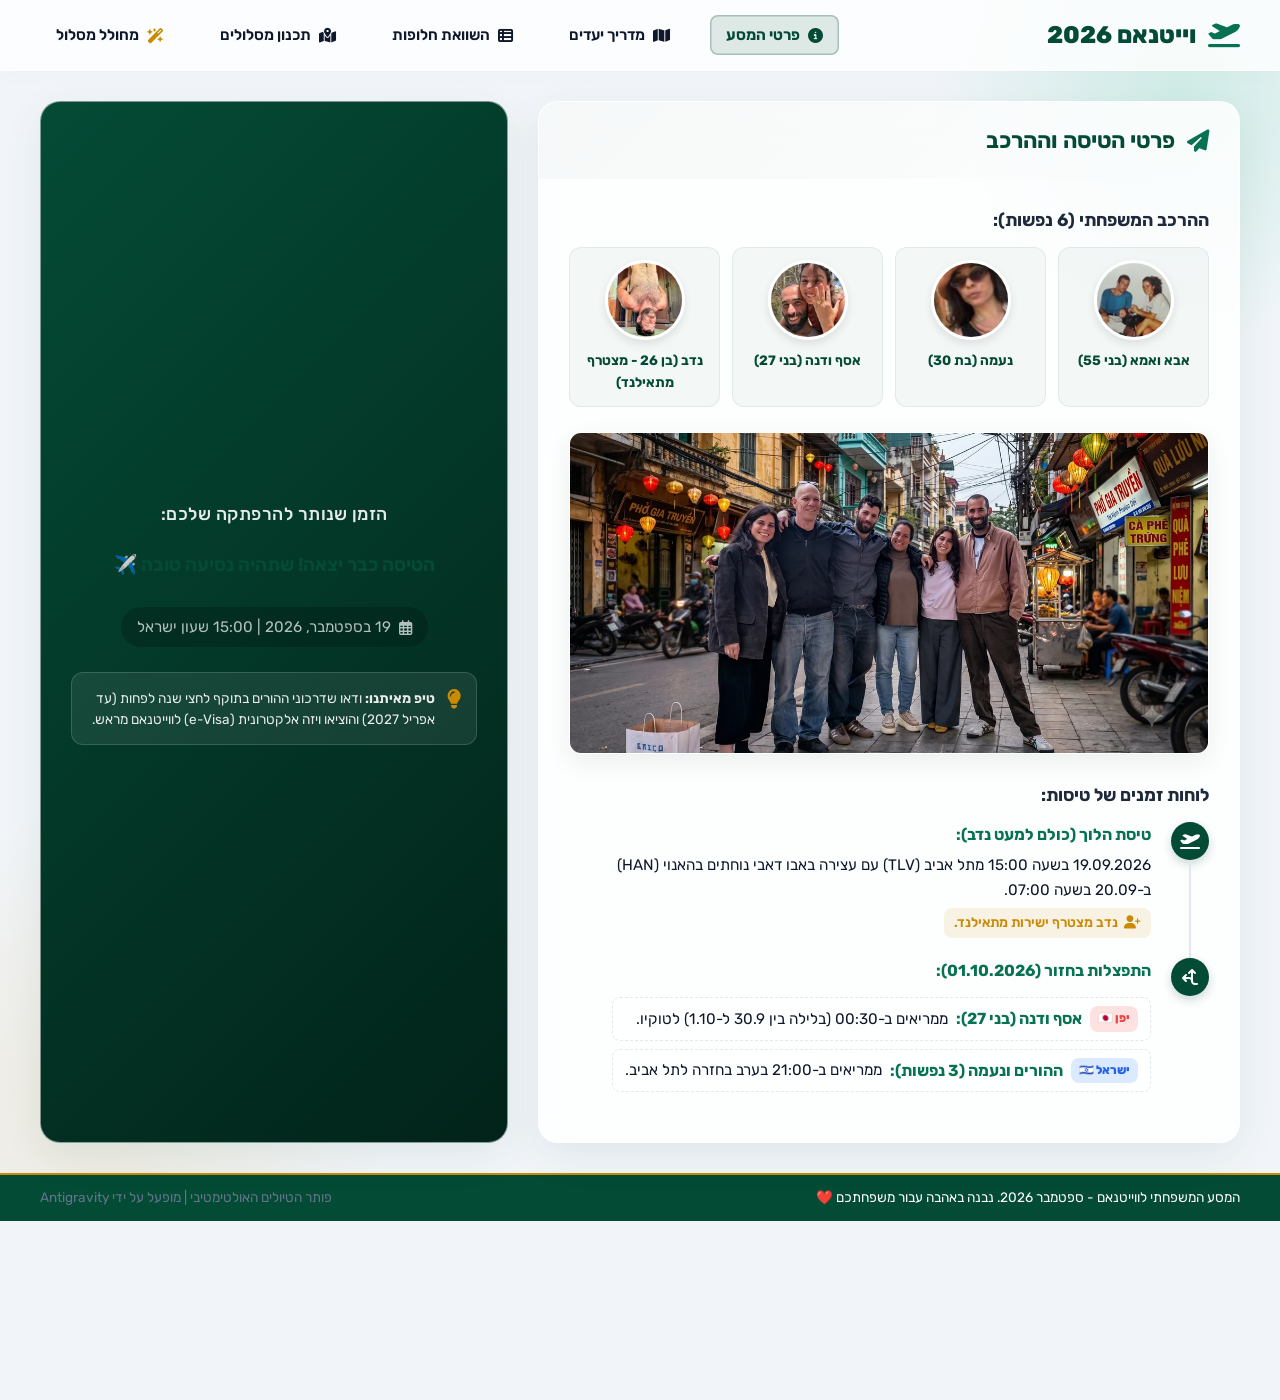
<file: index.html>
<!DOCTYPE html>
<html lang="he" dir="rtl">
<head>
  <meta charset="UTF-8">
  <meta name="viewport" content="width=device-width, initial-scale=1.0">
  <title>המסע המשפחתי לווייטנאם - תכנון מסלולים</title>
  <link rel="manifest" href="manifest.json">
  <meta name="theme-color" content="#044b36">
  <meta name="apple-mobile-web-app-capable" content="yes">
  <meta name="apple-mobile-web-app-status-bar-style" content="black-translucent">
  <link rel="apple-touch-icon" href="תמונות/icon-192.png">
  
  <!-- Google Fonts - Rubik -->
  <link rel="preconnect" href="https://fonts.googleapis.com">
  <link rel="preconnect" href="https://fonts.gstatic.com" crossorigin>
  <link href="https://fonts.googleapis.com/css2?family=Rubik:ital,wght@0,300..900;1,300..900&display=swap" rel="stylesheet">
  
  <!-- FontAwesome for Premium Icons -->
  <link rel="stylesheet" href="https://cdnjs.cloudflare.com/ajax/libs/font-awesome/6.4.0/css/all.min.css">
  
  <!-- Custom Styles -->
  <link rel="stylesheet" href="style.css">
</head>
<body>

  <!-- Background Decorative Blurs -->
  <div class="blur-bg-1"></div>
  <div class="blur-bg-2"></div>

  <!-- App Header -->
  <header>
    <div class="header-container">
      <div class="logo">
        <i class="fa-solid fa-plane-departure text-emerald"></i>
        <span>וייטנאם 2026</span>
      </div>
      <nav>
        <ul>
          <li><a href="index.html" class="nav-active"><i class="fa-solid fa-circle-info"></i> פרטי המסע</a></li>
          <li><a href="guide.html"><i class="fa-solid fa-map"></i> מדריך יעדים</a></li>
          <li><a href="compare.html"><i class="fa-solid fa-table-list"></i> השוואת חלופות</a></li>
          <li><a href="planner.html"><i class="fa-solid fa-map-location-dot"></i> תכנון מסלולים</a></li>
          <li><a href="builder.html"><i class="fa-solid fa-wand-magic-sparkles text-gold"></i> מחולל מסלול</a></li>
        </ul>
      </nav>
    </div>
  </header>

  <main>
    <!-- Hero / Stats / Flight Info Section -->
    <section id="hero" class="hero-section">
      <div class="hero-grid">
        <!-- Travel Metadata & Flight Timeline -->
        <div class="card glass-card flight-info-card">
          <div class="card-header">
            <h2><i class="fa-solid fa-paper-plane text-emerald"></i> פרטי הטיסה וההרכב</h2>
          </div>
          <div class="card-body">
            <!-- Travelers list -->
            <div class="travelers-wrap">
              <h3>ההרכב המשפחתי (6 נפשות):</h3>
              <div class="travelers-grid" id="travelers-list">
                <!-- Will be populated by JS -->
              </div>
            </div>
            
            <!-- Group Photo -->
            <div class="family-photo-wrap">
              <img src="תמונות/כולם בויאטנם.webp" alt="כולנו ביחד" class="family-group-img">
            </div>
            
            <!-- Flight Timeline -->
            <div class="timeline-flights">
              <h3>לוחות זמנים של טיסות:</h3>
              <div class="flight-step">
                <div class="flight-icon"><i class="fa-solid fa-plane-departure"></i></div>
                <div class="flight-details">
                  <strong>טיסת הלוך (כולם למעט נדב):</strong>
                  <span>19.09.2026 בשעה 15:00 מתל אביב (TLV) עם עצירה באבו דאבי נוחתים בהאנוי (HAN) ב-20.09 בשעה 07:00.</span>
                  <span class="note-tag"><i class="fa-solid fa-user-plus"></i> נדב מצטרף ישירות מתאילנד.</span>
                </div>
              </div>
              
              <div class="flight-step split-flight">
                <div class="flight-icon"><i class="fa-solid fa-arrows-split-up-and-left"></i></div>
                <div class="flight-details">
                  <strong>התפצלות בחזור (01.10.2026):</strong>
                  <div class="split-routes">
                    <div class="route-item">
                      <span class="badge badge-tokyo">יפן 🇯🇵</span>
                      <strong>אסף ודנה (בני 27):</strong> ממריאים ב-00:30 (בלילה בין 30.9 ל-1.10) לטוקיו.
                    </div>
                    <div class="route-item">
                      <span class="badge badge-tlv">ישראל 🇮🇱</span>
                      <strong>ההורים ונעמה (3 נפשות):</strong> ממריאים ב-21:00 בערב בחזרה לתל אביב.
                    </div>
                  </div>
                </div>
              </div>
            </div>
          </div>
        </div>

        <!-- Flight Countdown Widget -->
        <div class="card glass-card countdown-card">
          <div class="countdown-overlay"></div>
          <div class="card-body text-center">
            <span class="countdown-subtitle">הזמן שנותר להרפתקה שלכם:</span>
            <div class="countdown-timer" id="countdown">
              <div class="time-block"><span class="number" id="days">00</span><span class="label">ימים</span></div>
              <div class="time-block"><span class="number" id="hours">00</span><span class="label">שעות</span></div>
              <div class="time-block"><span class="number" id="minutes">00</span><span class="label">דקות</span></div>
              <div class="time-block"><span class="number" id="seconds">00</span><span class="label">שניות</span></div>
            </div>
            <div class="countdown-date">
              <i class="fa-regular fa-calendar-days"></i> 19 בספטמבר, 2026 | 15:00 שעון ישראל
            </div>
            
            <div class="tip-box">
              <i class="fa-solid fa-lightbulb text-gold"></i>
              <span><strong>טיפ מאיתנו:</strong> ודאו שדרכוני ההורים בתוקף לחצי שנה לפחות (עד אפריל 2027) והוציאו ויזה אלקטרונית (e-Visa) לווייטנאם מראש.</span>
            </div>
          </div>
        </div>
      </div>
    </section>

  </main>

  <footer>
    <div class="footer-container">
      <p>המסע המשפחתי לווייטנאם - ספטמבר 2026. נבנה באהבה עבור משפחתכם ❤️</p>
      <p class="small text-muted">פותר הטיולים האולטימטיבי | מופעל על ידי Antigravity</p>
    </div>
  </footer>

  <!-- Include data file first -->
  <script src="data.js"></script>
  
  <!-- Main logic script -->
  <script src="app.js"></script>

</body>
</html>
</file>
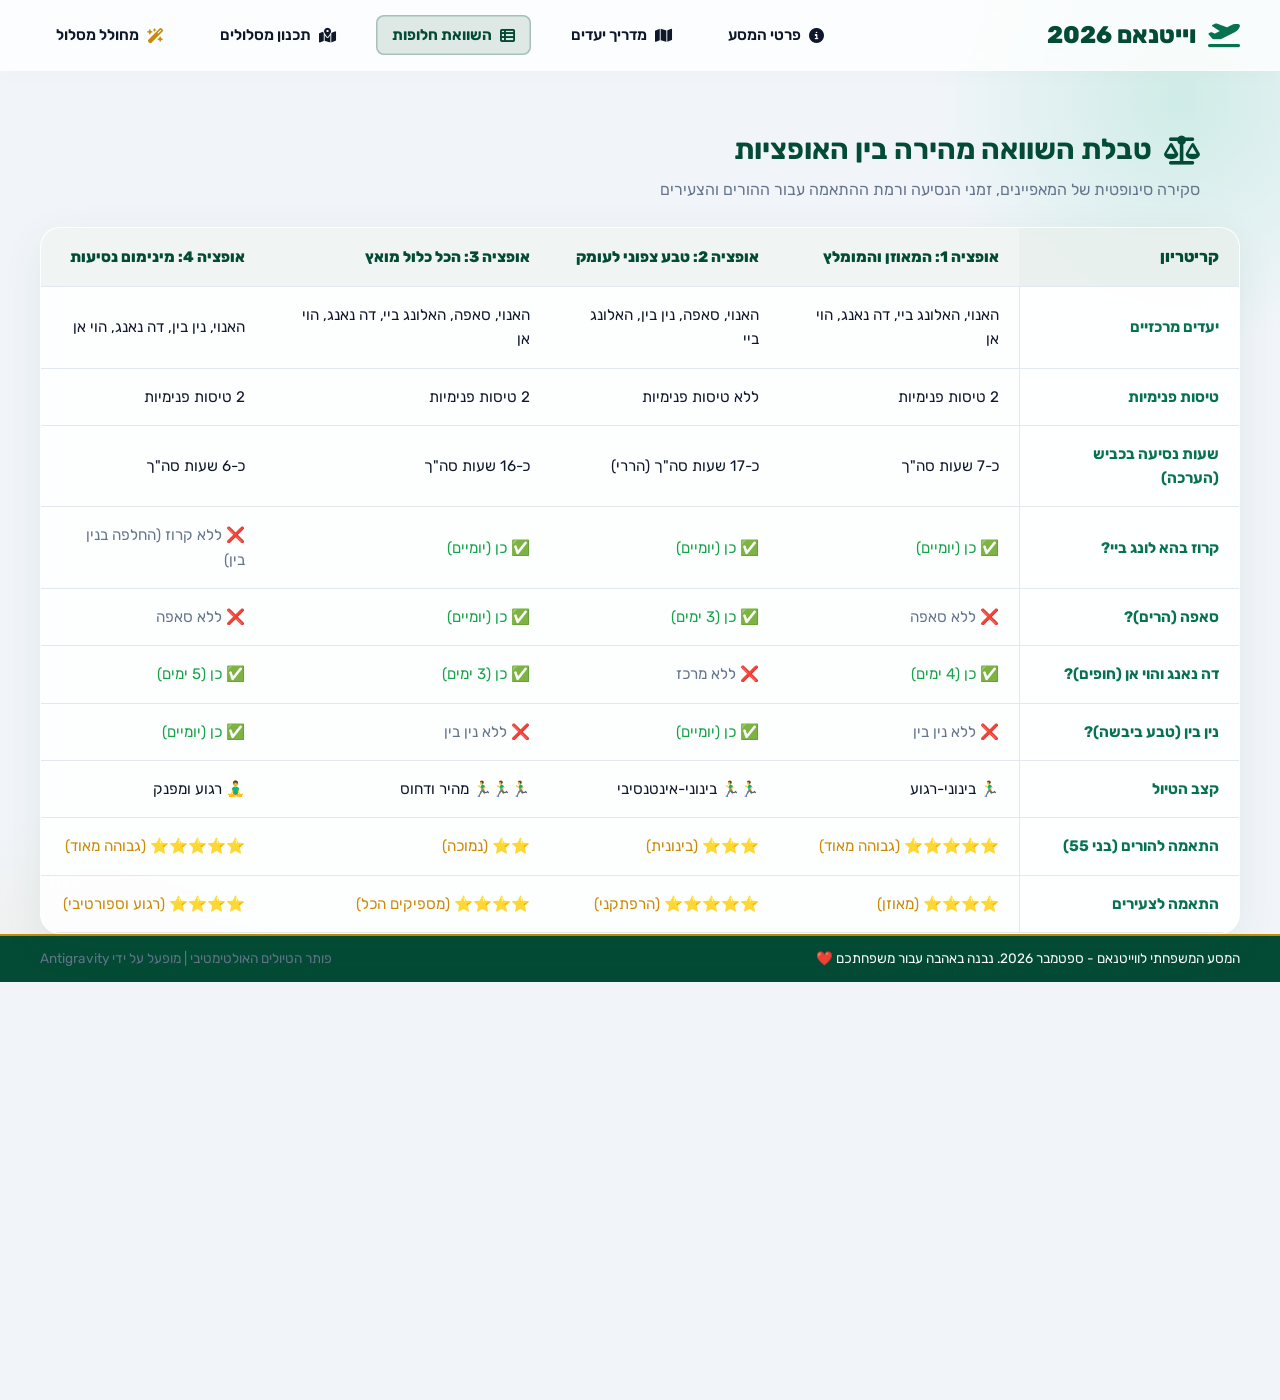
<file: compare.html>
<!DOCTYPE html>
<html lang="he" dir="rtl">
<head>
  <meta charset="UTF-8">
  <meta name="viewport" content="width=device-width, initial-scale=1.0">
  <title>השוואת חלופות - המסע המשפחתי לווייטנאם</title>
  <link rel="manifest" href="manifest.json">
  <meta name="theme-color" content="#044b36">
  <meta name="apple-mobile-web-app-capable" content="yes">
  <meta name="apple-mobile-web-app-status-bar-style" content="black-translucent">
  <link rel="apple-touch-icon" href="תמונות/icon-192.png">
  
  <!-- Google Fonts - Rubik -->
  <link rel="preconnect" href="https://fonts.googleapis.com">
  <link rel="preconnect" href="https://fonts.gstatic.com" crossorigin>
  <link href="https://fonts.googleapis.com/css2?family=Rubik:ital,wght@0,300..900;1,300..900&display=swap" rel="stylesheet">
  
  <!-- FontAwesome for Premium Icons -->
  <link rel="stylesheet" href="https://cdnjs.cloudflare.com/ajax/libs/font-awesome/6.4.0/css/all.min.css">

  <!-- Custom Styles -->
  <link rel="stylesheet" href="style.css">
</head>
<body>

  <!-- Background Decorative Blurs -->
  <div class="blur-bg-1"></div>
  <div class="blur-bg-2"></div>

  <!-- App Header -->
  <header>
    <div class="header-container">
      <div class="logo">
        <i class="fa-solid fa-plane-departure text-emerald"></i>
        <span>וייטנאם 2026</span>
      </div>
      <nav>
        <ul>
          <li><a href="index.html"><i class="fa-solid fa-circle-info"></i> פרטי המסע</a></li>
          <li><a href="guide.html"><i class="fa-solid fa-map"></i> מדריך יעדים</a></li>
          <li><a href="compare.html" class="nav-active"><i class="fa-solid fa-table-list"></i> השוואת חלופות</a></li>
          <li><a href="planner.html"><i class="fa-solid fa-map-location-dot"></i> תכנון מסלולים</a></li>
          <li><a href="builder.html"><i class="fa-solid fa-wand-magic-sparkles text-gold"></i> מחולל מסלול</a></li>
        </ul>
      </nav>
    </div>
  </header>

  <main>
    <!-- Comparison Table Section -->
    <section id="compare-section" class="compare-section">
      <div class="section-title">
        <h2><i class="fa-solid fa-scale-balanced"></i> טבלת השוואה מהירה בין האופציות</h2>
        <p>סקירה סינופטית של המאפיינים, זמני הנסיעה ורמת ההתאמה עבור ההורים והצעירים</p>
      </div>
      <div class="card glass-card table-card">
        <div class="table-responsive">
          <table class="compare-table" id="comparison-table">
            <!-- Will be populated by JS -->
          </table>
        </div>
      </div>
    </section>
  </main>

  <footer>
    <div class="footer-container">
      <p>המסע המשפחתי לווייטנאם - ספטמבר 2026. נבנה באהבה עבור משפחתכם ❤️</p>
      <p class="small text-muted">פותר הטיולים האולטימטיבי | מופעל על ידי Antigravity</p>
    </div>
  </footer>

  <!-- Include data file first -->
  <script src="data.js"></script>
  
  <!-- Main logic script -->
  <script src="app.js"></script>

</body>
</html>
</file>
<file: style.css>
/* ==========================================
   Design System & Root Variables
========================================== */
:root {
  --primary: #044b36;         /* Deep emerald */
  --primary-rgb: 4, 75, 54;
  --primary-light: #067252;   /* Medium emerald */
  --primary-lighter: #10b981; /* Bright emerald */
  --accent: #ca8a04;          /* Warm bamboo gold */
  --accent-light: #facc15;    /* Soft gold */
  --accent-rgb: 202, 138, 4;
  --dark: #0f172a;            /* Slate 900 */
  --dark-light: #1e293b;      /* Slate 800 */
  --light: #f8fafc;           /* Slate 50 */
  --light-gray: #e2e8f0;      /* Slate 200 */
  
  /* Glassmorphism system */
  --glass-bg: rgba(255, 255, 255, 0.85);
  --glass-bg-dark: rgba(15, 23, 42, 0.05);
  --glass-border: rgba(255, 255, 255, 0.5);
  --glass-shadow: 0 12px 40px 0 rgba(4, 75, 54, 0.08);
  --backdrop-blur: 16px;
  
  --font-family: 'Rubik', sans-serif;
  --transition: all 0.3s cubic-bezier(0.4, 0, 0.2, 1);
  --radius-lg: 20px;
  --radius-md: 12px;
  --radius-sm: 8px;
  --max-width: 1440px;
}

/* ==========================================
   Base reset & styling
========================================== */
* {
  margin: 0;
  padding: 0;
  box-sizing: border-box;
}

html {
  scroll-behavior: smooth;
  overflow-x: hidden;
}

body {
  font-family: var(--font-family);
  background-color: #f1f5f9;
  color: var(--dark);
  line-height: 1.6;
  position: relative;
  overflow-x: hidden;
}

/* Decorative Background Elements */
.blur-bg-1 {
  position: absolute;
  top: -150px;
  right: -150px;
  width: 500px;
  height: 500px;
  border-radius: 50%;
  background: radial-gradient(circle, rgba(16, 185, 129, 0.15) 0%, rgba(255, 255, 255, 0) 70%);
  z-index: -1;
  pointer-events: none;
  animation: floatBlur 20s infinite alternate;
}

.blur-bg-2 {
  position: absolute;
  top: 800px;
  left: -200px;
  width: 600px;
  height: 600px;
  border-radius: 50%;
  background: radial-gradient(circle, rgba(202, 138, 4, 0.1) 0%, rgba(255, 255, 255, 0) 70%);
  z-index: -1;
  pointer-events: none;
  animation: floatBlur 25s infinite alternate-reverse;
}

@keyframes floatBlur {
  0% { transform: translate(0, 0) scale(1); }
  100% { transform: translate(50px, 50px) scale(1.1); }
}

/* Typography elements */
h1, h2, h3, h4, h5, h6 {
  font-weight: 700;
  color: var(--primary);
  line-height: 1.3;
}

a {
  text-decoration: none;
  color: inherit;
  transition: var(--transition);
}

ul {
  list-style: none;
}

/* Common Utilities */
.text-emerald { color: var(--primary-light); }
.text-gold { color: var(--accent); }
.text-muted { color: #64748b; }
.text-center { text-align: center; }
.border-bottom { border-bottom: 1px solid var(--light-gray); }
.text-success { color: #16a34a; }
.text-danger { color: #dc2626; }

/* ==========================================
   Header & Navigation
========================================== */
header {
  background: rgba(255, 255, 255, 0.8);
  backdrop-filter: blur(10px);
  position: sticky;
  top: 0;
  z-index: 1000;
  border-bottom: 1px solid rgba(255, 255, 255, 0.4);
  box-shadow: 0 4px 20px rgba(0, 0, 0, 0.02);
}

.header-container {
  max-width: var(--max-width);
  margin: 0 auto;
  display: flex;
  justify-content: space-between;
  align-items: center;
  padding: 15px 40px;
}

.logo {
  display: flex;
  align-items: center;
  gap: 12px;
  font-size: 1.5rem;
  font-weight: 800;
  color: var(--primary);
}

.logo i {
  font-size: 1.6rem;
  animation: planeWiggle 3s infinite;
}

@keyframes planeWiggle {
  0%, 100% { transform: rotate(0deg); }
  50% { transform: rotate(-8deg) translateY(-2px); }
}

nav ul {
  display: flex;
  gap: 24px;
}

nav a {
  font-size: 0.95rem;
  font-weight: 600;
  padding: 8px 16px;
  border-radius: var(--radius-sm);
  display: flex;
  align-items: center;
  gap: 8px;
}

nav a:hover {
  background-color: rgba(4, 75, 54, 0.08);
  color: var(--primary);
}

nav a.nav-active {
  background-color: rgba(4, 75, 54, 0.12);
  color: var(--primary);
  font-weight: 700;
  box-shadow: inset 0 0 0 1.5px rgba(4, 75, 54, 0.25);
}

/* ==========================================
   Card Styling (Glassmorphism)
========================================== */
.card {
  background: var(--glass-bg);
  border: 1px solid var(--glass-border);
  border-radius: var(--radius-lg);
  box-shadow: var(--glass-shadow);
  backdrop-filter: blur(var(--backdrop-blur));
  -webkit-backdrop-filter: blur(var(--backdrop-blur));
  overflow: hidden;
  transition: var(--transition);
}

.glass-card:hover {
  transform: translateY(-4px);
  box-shadow: 0 16px 48px 0 rgba(4, 75, 54, 0.12);
}

.card-header {
  padding: 24px 30px;
  background: linear-gradient(135deg, rgba(4, 75, 54, 0.03) 0%, rgba(255, 255, 255, 0) 100%);
}

.card-header h2 {
  font-size: 1.4rem;
  display: flex;
  align-items: center;
  gap: 12px;
}

.card-body {
  padding: 30px;
}

/* ==========================================
   Hero Section
========================================== */
.hero-section {
  max-width: var(--max-width);
  margin: 30px auto;
  padding: 0 40px;
}

.hero-grid {
  display: grid;
  grid-template-columns: 1.5fr 1fr;
  gap: 30px;
}

/* Travelers Grid */
.travelers-wrap h3 {
  font-size: 1.1rem;
  margin-bottom: 15px;
  color: var(--dark-light);
}

.travelers-grid {
  display: grid;
  grid-template-columns: repeat(auto-fit, minmax(130px, 1fr));
  gap: 12px;
  margin-bottom: 25px;
}

.traveler-card {
  background: rgba(4, 75, 54, 0.04);
  border: 1px solid rgba(4, 75, 54, 0.08);
  border-radius: var(--radius-md);
  padding: 12px;
  text-align: center;
  transition: var(--transition);
}

.traveler-card:hover {
  background: rgba(4, 75, 54, 0.08);
  transform: scale(1.03);
}

.traveler-photo-container {
  width: 80px;
  height: 80px;
  border-radius: 50%;
  margin: 0 auto 10px auto;
  overflow: hidden;
  border: 3px solid white;
  box-shadow: 0 4px 10px rgba(0, 0, 0, 0.1);
  transition: var(--transition);
}

.traveler-card:hover .traveler-photo-container {
  border-color: var(--primary-lighter);
  transform: scale(1.05);
}

.traveler-img {
  width: 100%;
  height: 100%;
  object-fit: cover;
}

.traveler-name {
  font-size: 0.85rem;
  font-weight: 700;
  color: var(--primary);
  display: block;
}

.family-photo-wrap {
  margin-bottom: 30px;
  border-radius: var(--radius-md);
  overflow: hidden;
  box-shadow: 0 8px 24px rgba(4, 75, 54, 0.08);
  border: 1px solid var(--glass-border);
  transition: var(--transition);
}

.family-photo-wrap:hover {
  transform: translateY(-2px);
  box-shadow: 0 12px 30px rgba(4, 75, 54, 0.12);
}

.family-group-img {
  width: 100%;
  height: auto;
  max-height: 320px;
  object-fit: cover;
  display: block;
}

/* Flight timeline */
.timeline-flights h3 {
  font-size: 1.1rem;
  margin-bottom: 15px;
  color: var(--dark-light);
}

.flight-step {
  display: flex;
  gap: 20px;
  position: relative;
  padding-bottom: 20px;
}

.flight-step:not(:last-child)::after {
  content: '';
  position: absolute;
  right: 18px;
  top: 40px;
  bottom: 0;
  width: 2px;
  background-color: var(--light-gray);
}

.flight-icon {
  width: 38px;
  height: 38px;
  background: var(--primary);
  color: white;
  border-radius: 50%;
  display: flex;
  align-items: center;
  justify-content: center;
  flex-shrink: 0;
  box-shadow: 0 4px 10px rgba(4, 75, 54, 0.2);
}

.flight-details {
  display: flex;
  flex-direction: column;
  gap: 6px;
  font-size: 0.95rem;
}

.flight-details strong {
  color: var(--primary-light);
  font-size: 1rem;
}

.note-tag {
  background-color: rgba(202, 138, 4, 0.1);
  color: var(--accent);
  padding: 4px 10px;
  border-radius: var(--radius-sm);
  font-size: 0.85rem;
  align-self: flex-start;
  font-weight: 600;
  display: flex;
  align-items: center;
  gap: 6px;
}

.split-routes {
  display: flex;
  flex-direction: column;
  gap: 8px;
  margin-top: 8px;
}

.route-item {
  background: rgba(255, 255, 255, 0.5);
  border: 1px dashed var(--light-gray);
  border-radius: var(--radius-sm);
  padding: 8px 12px;
  display: flex;
  align-items: center;
  flex-wrap: wrap;
  gap: 8px;
}

.badge {
  padding: 3px 8px;
  border-radius: var(--radius-sm);
  font-size: 0.75rem;
  font-weight: 800;
}

.badge-tokyo { background-color: #fee2e2; color: #ef4444; }
.badge-tlv { background-color: #dbeafe; color: #2563eb; }

/* Countdown Widget */
.countdown-card {
  position: relative;
  background: linear-gradient(135deg, var(--primary) 0%, #022319 100%);
  color: white;
  display: flex;
  flex-direction: column;
  justify-content: center;
}

.countdown-card h2, .countdown-card .countdown-subtitle {
  color: rgba(255, 255, 255, 0.9);
}

.countdown-subtitle {
  display: block;
  font-size: 1.1rem;
  margin-bottom: 25px;
  font-weight: 500;
  letter-spacing: 0.5px;
}

.countdown-timer {
  display: flex;
  justify-content: center;
  gap: 15px;
  margin-bottom: 30px;
}

.time-block {
  background: rgba(255, 255, 255, 0.1);
  border: 1px solid rgba(255, 255, 255, 0.2);
  border-radius: var(--radius-md);
  min-width: 75px;
  padding: 12px 8px;
  display: flex;
  flex-direction: column;
  align-items: center;
  backdrop-filter: blur(5px);
  transition: var(--transition);
}

.time-block:hover {
  background: rgba(255, 255, 255, 0.18);
  transform: scale(1.05);
}

.time-block .number {
  font-size: 2.2rem;
  font-weight: 800;
  color: var(--accent-light);
  line-height: 1;
  margin-bottom: 4px;
}

.time-block .label {
  font-size: 0.8rem;
  color: rgba(255, 255, 255, 0.8);
  font-weight: 600;
}

.countdown-date {
  font-size: 0.95rem;
  color: rgba(255, 255, 255, 0.7);
  margin-bottom: 25px;
  background: rgba(0, 0, 0, 0.2);
  padding: 8px 16px;
  border-radius: 50px;
  display: inline-flex;
  align-items: center;
  gap: 8px;
}

.countdown-card .tip-box {
  background: rgba(255, 255, 255, 0.08);
  border: 1px solid rgba(255, 255, 255, 0.15);
  border-radius: var(--radius-md);
  padding: 15px;
  text-align: right;
  font-size: 0.85rem;
  line-height: 1.5;
  display: flex;
  gap: 12px;
  align-items: flex-start;
}

.countdown-card .tip-box i {
  font-size: 1.2rem;
  flex-shrink: 0;
  margin-top: 2px;
}

.countdown-card .tip-box span {
  color: rgba(255, 255, 255, 0.9);
}

/* ==========================================
   Section Title Utility
========================================== */
.section-title {
  max-width: var(--max-width);
  margin: 60px auto 25px auto;
  padding: 0 40px;
  text-align: right;
}

.section-title h2 {
  font-size: 1.8rem;
  display: flex;
  align-items: center;
  gap: 12px;
  margin-bottom: 8px;
}

.section-title p {
  color: #64748b;
  font-size: 1rem;
}

/* ==========================================
   Comparison Table Section
========================================== */
.compare-section {
  max-width: var(--max-width);
  margin: 0 auto;
  padding: 0 40px;
}

.table-card {
  border-radius: var(--radius-lg);
  overflow: hidden;
}

.table-responsive {
  width: 100%;
  overflow-x: auto;
}

.compare-table {
  width: 100%;
  border-collapse: collapse;
  text-align: right;
}

.compare-table th, .compare-table td {
  padding: 16px 20px;
  font-size: 0.95rem;
  border-bottom: 1px solid var(--light-gray);
}

.compare-table th {
  background-color: rgba(4, 75, 54, 0.05);
  color: var(--primary);
  font-weight: 800;
}

.compare-table th:first-child {
  font-size: 1rem;
  background-color: rgba(4, 75, 54, 0.08);
}

.compare-table tr:hover td {
  background-color: rgba(4, 75, 54, 0.02);
}

.compare-table td:first-child {
  font-weight: 700;
  color: var(--primary-light);
  background-color: rgba(255, 255, 255, 0.5);
  border-left: 1px solid var(--light-gray);
  width: 220px;
}

/* ==========================================
   Route Selectors
========================================== */
.route-selector {
  max-width: var(--max-width);
  margin: 0 auto 30px auto;
  padding: 0 40px;
  display: grid;
  grid-template-columns: repeat(4, 1fr);
  gap: 20px;
}

.route-btn-card {
  background: var(--glass-bg);
  border: 2px solid transparent;
  border-radius: var(--radius-md);
  padding: 20px;
  cursor: pointer;
  box-shadow: 0 4px 20px rgba(0, 0, 0, 0.03);
  text-align: right;
  display: flex;
  flex-direction: column;
  gap: 8px;
  position: relative;
  overflow: hidden;
  transition: var(--transition);
}

.route-btn-card::after {
  content: '';
  position: absolute;
  top: 0;
  left: 0;
  right: 0;
  height: 4px;
  background-color: var(--light-gray);
}

.route-btn-card:hover {
  transform: translateY(-2px);
  box-shadow: 0 8px 30px rgba(4, 75, 54, 0.08);
}

.route-btn-card.active {
  border-color: var(--primary-light);
  background-color: rgba(4, 75, 54, 0.02);
}

.route-btn-card.active::after {
  background-color: var(--primary-lighter);
}

.route-btn-tag {
  align-self: flex-start;
  background-color: rgba(202, 138, 4, 0.1);
  color: var(--accent);
  font-size: 0.75rem;
  font-weight: 800;
  padding: 3px 8px;
  border-radius: 50px;
}

.route-btn-card h3 {
  font-size: 1.05rem;
  color: var(--primary);
  margin-top: 4px;
}

.route-btn-card p {
  font-size: 0.8rem;
  color: #64748b;
}

/* ==========================================
   Planner Workspace
========================================== */
.planner-workspace {
  max-width: var(--max-width);
  margin: 0 auto;
  padding: 0 40px;
  display: grid;
  grid-template-columns: 1.2fr 1fr;
  gap: 30px;
}

.workspace-column {
  display: flex;
  flex-direction: column;
  gap: 30px;
}

.route-detail-card {
  display: flex;
  flex-direction: column;
  height: 680px;
}

.route-title-header {
  margin-bottom: 12px;
}

.route-badge {
  display: inline-block;
  background-color: var(--primary);
  color: white;
  font-size: 0.75rem;
  font-weight: 800;
  padding: 4px 10px;
  border-radius: 50px;
  margin-bottom: 8px;
}

.active-route-desc-p {
  font-size: 0.95rem;
  color: var(--dark-light);
  margin-bottom: 20px;
}

.route-stats-grid {
  display: grid;
  grid-template-columns: repeat(4, 1fr);
  gap: 15px;
  margin-bottom: 20px;
  background-color: rgba(4, 75, 54, 0.03);
  padding: 12px;
  border-radius: var(--radius-md);
  border: 1px solid rgba(4, 75, 54, 0.06);
}

.stat-item {
  display: flex;
  align-items: center;
  gap: 10px;
}

.stat-icon {
  width: 32px;
  height: 32px;
  background: white;
  border-radius: 50%;
  display: flex;
  align-items: center;
  justify-content: center;
  color: var(--primary-light);
  box-shadow: 0 2px 6px rgba(0,0,0,0.05);
  font-size: 0.85rem;
}

.stat-info {
  display: flex;
  flex-direction: column;
}

.stat-label {
  font-size: 0.7rem;
  color: #64748b;
  font-weight: 600;
}

.stat-val {
  font-size: 0.8rem;
  font-weight: 800;
  color: var(--primary);
}

/* Detail Tabs */
.detail-tabs {
  display: flex;
  gap: 10px;
  border-bottom: 2px solid var(--light-gray);
  padding-bottom: 1px;
}

.tab-btn {
  background: none;
  border: none;
  outline: none;
  font-family: var(--font-family);
  font-size: 0.95rem;
  font-weight: 700;
  color: #64748b;
  padding: 10px 16px;
  cursor: pointer;
  position: relative;
  display: flex;
  align-items: center;
  gap: 8px;
  transition: var(--transition);
}

.tab-btn::after {
  content: '';
  position: absolute;
  bottom: -2px;
  right: 0;
  left: 0;
  height: 2px;
  background-color: transparent;
  transition: var(--transition);
}

.tab-btn:hover {
  color: var(--primary-light);
}

.tab-btn.active {
  color: var(--primary);
}

.tab-btn.active::after {
  background-color: var(--primary-light);
}

/* Content Tab Panels */
.scrollable-body {
  overflow-y: auto;
  flex-grow: 1;
}

.tab-content {
  display: none;
  animation: fadeIn 0.4s ease;
}

.tab-content.active {
  display: block;
}

@keyframes fadeIn {
  from { opacity: 0; transform: translateY(8px); }
  to { opacity: 1; transform: translateY(0); }
}

/* Timeline Day-by-Day */
.timeline {
  display: flex;
  flex-direction: column;
  padding-right: 15px;
}

.timeline-item {
  display: flex;
  gap: 20px;
  position: relative;
  padding-bottom: 25px;
  cursor: pointer;
}

.timeline-item:not(:last-child)::after {
  content: '';
  position: absolute;
  right: 9px;
  top: 24px;
  bottom: 0;
  width: 2px;
  background-color: var(--light-gray);
}

.timeline-item:hover .timeline-circle {
  background: var(--accent);
  box-shadow: 0 0 0 4px rgba(202, 138, 4, 0.2);
}

.timeline-circle {
  width: 20px;
  height: 20px;
  border-radius: 50%;
  background: var(--primary-light);
  border: 4px solid white;
  box-shadow: 0 0 0 3px rgba(4, 75, 54, 0.15);
  flex-shrink: 0;
  z-index: 1;
  transition: var(--transition);
}

.timeline-item.active .timeline-circle {
  background: var(--accent-light);
  border-color: var(--primary);
  box-shadow: 0 0 0 4px rgba(4, 75, 54, 0.2);
}

.timeline-content {
  background: rgba(255,255,255,0.4);
  border: 1px solid rgba(255,255,255,0.3);
  border-radius: var(--radius-md);
  padding: 15px 20px;
  flex-grow: 1;
  transition: var(--transition);
}

.timeline-item:hover .timeline-content, .timeline-item.active .timeline-content {
  background: white;
  border-color: var(--primary-lighter);
  box-shadow: 0 4px 15px rgba(0,0,0,0.02);
}

.timeline-day-header {
  display: flex;
  justify-content: space-between;
  align-items: center;
  margin-bottom: 8px;
}

.day-num {
  font-size: 0.8rem;
  font-weight: 800;
  background-color: var(--primary-light);
  color: white;
  padding: 2px 8px;
  border-radius: var(--radius-sm);
}

.day-date {
  font-size: 0.85rem;
  color: #64748b;
  font-weight: 600;
}

.timeline-content h4 {
  font-size: 1.05rem;
  margin-bottom: 8px;
  color: var(--primary);
}

.timeline-content p {
  font-size: 0.9rem;
  color: var(--dark-light);
}

/* Pros and Cons Styling */
.pro-con-grid {
  display: grid;
  grid-template-columns: 1fr 1fr;
  gap: 25px;
}

.pro-con-grid h4 {
  font-size: 1.1rem;
  margin-bottom: 15px;
  display: flex;
  align-items: center;
  gap: 8px;
}

.styled-list {
  display: flex;
  flex-direction: column;
  gap: 12px;
}

.styled-list li {
  font-size: 0.9rem;
  position: relative;
  padding-right: 20px;
  line-height: 1.5;
}

.styled-list li::before {
  content: '•';
  position: absolute;
  right: 0;
  top: 0;
  color: var(--primary-light);
  font-weight: bold;
  font-size: 1.1rem;
}

/* Upgrades specific styling */
.upgrades-wrapper h4 {
  font-size: 1.1rem;
  margin-bottom: 20px;
  display: flex;
  align-items: center;
  gap: 10px;
}

.upgrades-list {
  display: flex;
  flex-direction: column;
  gap: 16px;
}

.upgrades-list li {
  background: rgba(202, 138, 4, 0.03);
  border: 1px solid rgba(202, 138, 4, 0.15);
  border-radius: var(--radius-md);
  padding: 15px;
  font-size: 0.92rem;
  line-height: 1.6;
}

/* Map Card */
.map-card {
  height: 680px;
  position: relative;
  display: flex;
  flex-direction: column;
}

#map {
  width: 100%;
  height: 100%;
  z-index: 1;
}

.map-overlay {
  position: absolute;
  top: 20px;
  right: 20px;
  z-index: 100;
  background: rgba(255, 255, 255, 0.9);
  backdrop-filter: blur(5px);
  padding: 12px 18px;
  border-radius: var(--radius-md);
  border: 1px solid var(--light-gray);
  box-shadow: 0 4px 15px rgba(0,0,0,0.05);
  display: flex;
  flex-direction: column;
  gap: 8px;
  pointer-events: none;
}

#map-route-title {
  font-weight: 800;
  color: var(--primary);
  font-size: 0.95rem;
}

.map-legend {
  display: flex;
  flex-direction: column;
  gap: 4px;
}

.legend-item {
  display: flex;
  align-items: center;
  gap: 8px;
  font-size: 0.8rem;
  font-weight: 600;
}

.legend-line {
  width: 24px;
  height: 3px;
  border-radius: 2px;
  display: inline-block;
}

.line-road { background-color: var(--accent); }
.line-flight { background-color: var(--primary-lighter); border-top: 2px dashed var(--primary-lighter); height: 0; }

/* ==========================================
   General Upgrades Hub
========================================== */
.upgrades-hub {
  max-width: var(--max-width);
  margin: 0 auto 60px auto;
  padding: 0 40px;
}

.upgrades-grid {
  display: grid;
  grid-template-columns: repeat(3, 1fr);
  gap: 30px;
}

.upgrade-item-card {
  height: 100%;
}

.upgrade-item-card h3 {
  font-size: 1.2rem;
  display: flex;
  align-items: center;
  gap: 10px;
}

/* ==========================================
   Footer
========================================== */
footer {
  background-color: var(--primary);
  color: white;
  padding: 12px 0;
  border-top: 2px solid var(--accent);
}

.footer-container {
  max-width: var(--max-width);
  margin: 0 auto;
  padding: 0 40px;
  text-align: center;
  display: flex;
  justify-content: space-between;
  align-items: center;
  flex-wrap: wrap;
  gap: 10px;
}

.footer-container p {
  font-size: 0.85rem;
  margin: 0;
}

/* ==========================================
   Responsive Design
========================================== */
@media (max-width: 1200px) {
  .hero-grid {
    grid-template-columns: 1fr;
  }
  
  .planner-workspace {
    display: flex;
    flex-direction: column;
    gap: 20px;
  }
  
  .route-detail-card {
    height: auto;
  }
  
  .map-card {
    height: 450px;
  }
  
  .upgrades-grid {
    grid-template-columns: repeat(2, 1fr);
  }
}

@media (max-width: 900px) {
  .route-selector {
    grid-template-columns: repeat(2, 1fr);
  }
  
  .header-container {
    flex-direction: column;
    gap: 15px;
    padding: 15px 10px;
  }
  
  nav {
    width: 100%;
  }

  nav ul {
    display: flex;
    flex-wrap: nowrap;
    overflow-x: auto;
    width: 100%;
    padding: 8px 10px;
    gap: 12px;
    justify-content: flex-start;
    -webkit-overflow-scrolling: touch;
    scrollbar-width: none; /* Hide standard scrollbar in Firefox */
  }

  nav ul::-webkit-scrollbar {
    display: none; /* Hide scrollbar in Chrome/Safari */
  }
  
  nav li {
    flex: 0 0 auto;
  }
  
  nav a {
    padding: 6px 12px;
    font-size: 0.8rem;
    white-space: nowrap;
  }

  .section-title, .compare-section, .planner-workspace, .upgrades-hub, .hero-section {
    padding: 0 15px;
  }
  
  .upgrades-grid {
    grid-template-columns: 1fr;
  }
  
  .pro-con-grid {
    grid-template-columns: 1fr;
  }
}

@media (max-width: 600px) {
  .route-selector {
    grid-template-columns: 1fr;
  }
  
  .countdown-timer {
    gap: 8px;
  }
  
  .time-block {
    min-width: 60px;
    padding: 8px 4px;
  }
  
  .time-block .number {
    font-size: 1.6rem;
  }
  
  .route-stats-grid {
    grid-template-columns: repeat(2, 1fr);
  }
  
  .map-card {
    height: 320px;
  }
  
  /* Place map on top of itinerary on mobile */
  .itinerary-column {
    order: 2;
  }
  
  .map-column {
    order: 1;
  }
}

/* ==========================================
   Custom Leaflet Map Markers
========================================== */
.custom-map-marker-wrapper {
  overflow: visible !important;
}

.custom-map-marker {
  position: relative;
  display: flex;
  flex-direction: column;
  align-items: center;
  justify-content: center;
  width: 40px;
  height: 40px;
}

.marker-core {
  width: 28px;
  height: 28px;
  background-color: var(--primary);
  color: white;
  border: 3px solid white;
  border-radius: 50%;
  display: flex;
  align-items: center;
  justify-content: center;
  font-weight: 800;
  font-size: 0.9rem;
  box-shadow: 0 4px 10px rgba(4, 75, 54, 0.3);
  z-index: 2;
  transition: var(--transition);
}

.custom-map-marker:hover .marker-core {
  background-color: var(--accent);
  transform: scale(1.15);
  box-shadow: 0 4px 12px rgba(202, 138, 4, 0.4);
}

.marker-label {
  position: absolute;
  top: 32px;
  background-color: rgba(15, 23, 42, 0.85);
  color: white;
  padding: 2px 8px;
  border-radius: 4px;
  font-size: 0.75rem;
  font-weight: 700;
  white-space: nowrap;
  box-shadow: 0 2px 6px rgba(0,0,0,0.2);
  z-index: 1;
  pointer-events: none;
}

/* ==========================================
   Destinations Guide Section
========================================== */
.destinations-section {
  max-width: var(--max-width);
  margin: 0 auto 60px auto;
  padding: 0 40px;
}

.destinations-container {
  display: grid;
  grid-template-columns: repeat(auto-fit, minmax(350px, 1fr));
  gap: 30px;
}

.dest-card {
  display: flex;
  flex-direction: column;
  height: 100%;
  border-radius: var(--radius-lg);
  overflow: hidden;
  transition: var(--transition);
}

.dest-card:hover {
  transform: translateY(-4px);
  box-shadow: 0 16px 48px 0 rgba(4, 75, 54, 0.12);
}

.dest-image-wrap {
  position: relative;
  height: 240px;
  overflow: hidden;
}

.dest-image {
  width: 100%;
  height: 100%;
  object-fit: cover;
  transition: var(--transition);
}

.dest-card:hover .dest-image {
  transform: scale(1.06);
}

.dest-header-overlay {
  position: absolute;
  bottom: 0;
  left: 0;
  right: 0;
  padding: 24px 30px;
  background: linear-gradient(to top, rgba(15, 23, 42, 0.85) 0%, rgba(15, 23, 42, 0.3) 70%, transparent 100%);
  color: white;
  display: flex;
  flex-direction: column;
  gap: 6px;
  text-shadow: 0 2px 4px rgba(0,0,0,0.2);
}

.dest-header-overlay h3 {
  color: white;
  font-size: 1.35rem;
}

.dest-vibe {
  font-size: 0.82rem;
  font-weight: 600;
  color: var(--accent-light);
  display: flex;
  align-items: center;
  gap: 6px;
}

.dest-body {
  padding: 24px 30px;
  display: flex;
  flex-direction: column;
  gap: 20px;
  flex-grow: 1;
}

.dest-meta {
  display: flex;
  gap: 12px;
}

.meta-tag {
  background-color: rgba(4, 75, 54, 0.06);
  color: var(--primary-light);
  padding: 4px 12px;
  border-radius: 50px;
  font-size: 0.8rem;
  font-weight: 700;
  display: flex;
  align-items: center;
  gap: 6px;
}

.dest-desc {
  font-size: 0.92rem;
  color: var(--dark-light);
  line-height: 1.6;
}

.dest-activities h4 {
  font-size: 1rem;
  margin-bottom: 12px;
  color: var(--primary);
  display: flex;
  align-items: center;
  gap: 8px;
}

.dest-family-tip {
  background: rgba(202, 138, 4, 0.04);
  border: 1px solid rgba(202, 138, 4, 0.15);
  border-radius: var(--radius-md);
  padding: 16px 20px;
  margin-top: auto;
}

.tip-title {
  display: flex;
  align-items: center;
  gap: 8px;
  font-size: 0.9rem;
  color: var(--accent);
  margin-bottom: 6px;
}

.dest-family-tip p {
  font-size: 0.85rem;
  color: var(--dark-light);
  line-height: 1.5;
}

@media (max-width: 900px) {
  .destinations-section {
    padding: 0 20px;
  }
  
  .destinations-container {
    grid-template-columns: 1fr;
  }
}
</file>
